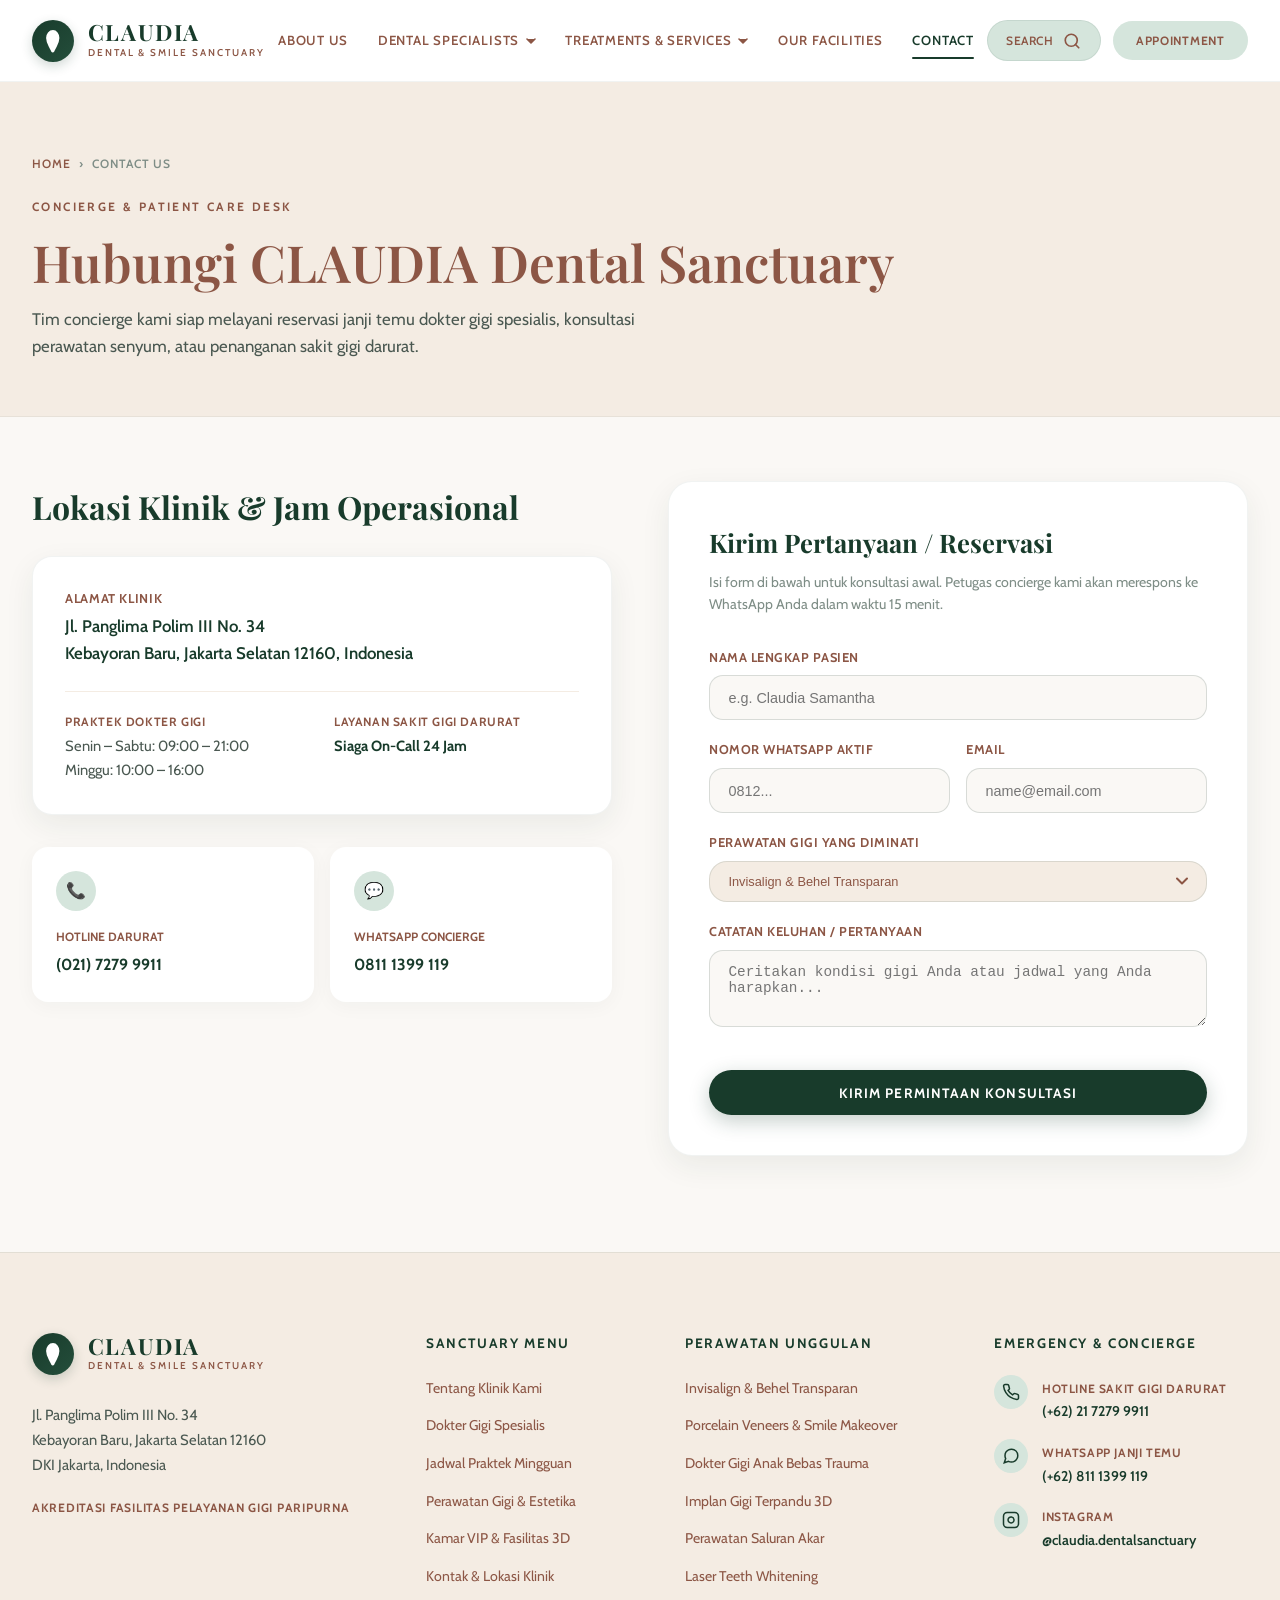
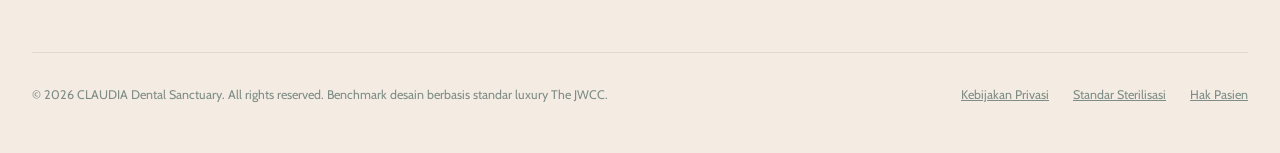
<file: contact-us.html>
<!DOCTYPE html>
<html lang="id">
<head>
  <meta charset="UTF-8">
  <meta name="viewport" content="width=device-width, initial-scale=1.0">
  <title>Contact Us | CLAUDIA Dental Sanctuary</title>
  <meta name="description" content="Hubungi concierge dental care kami, hotline darurat sakit gigi 24 jam, WhatsApp reservasi, atau kunjungi klinik kami di Kebayoran Baru, Jakarta Selatan.">
  <link rel="icon" type="image/svg+xml" href="data:image/svg+xml,%3Csvg xmlns='http://www.w3.org/2000/svg' viewBox='0 0 40 40'%3E%3Ccircle cx='20' cy='20' r='20' fill='%23183B2B'/%3E%3Cpath d='M20 9C15 9 11 13 11 18C11 22 13 25 15 28C16 29.5 17 31 17.5 32C18 33 18.5 33 19 32C19.5 30.5 20 28 20 26C20 28 20.5 30.5 21 32C21.5 33 22 33 22.5 32C23 31 24 29.5 25 28C27 25 29 22 29 18C29 13 25 9 20 9Z' fill='%23FAF8F5'/%3E%3C/svg%3E">
  <link rel="stylesheet" href="css/style.css">
</head>
<body>

  <!-- Top Header -->
  <header class="site-header">
    <div class="container header-container">
      <a href="index.html" class="brand-logo" aria-label="Claudia Dental Sanctuary Home">
        <div class="brand-logo-mark">
          <svg viewBox="0 0 24 24" fill="none" stroke="currentColor" stroke-width="1.8" stroke-linecap="round" stroke-linejoin="round">
            <path d="M12 2C8.5 2 6 5 6 9c0 3.5 1.5 6 3 9 .8 1.5 1.5 3 2 4 .5.8 1 .8 1.5 0 .5-1 1.2-2.5 2-4 1.5-3 3-5.5 3-9 0-4-2.5-7-5.5-7z"/>
            <path d="M9 12c1.5 1.5 4.5 1.5 6 0"/>
          </svg>
        </div>
        <div class="brand-logo-text">
          <span class="brand-logo-title">CLAUDIA</span>
          <span class="brand-logo-subtitle">Dental & Smile Sanctuary</span>
        </div>
      </a>

      <nav class="main-nav" aria-label="Primary Navigation">
        <ul class="nav-list">
          <li class="nav-item">
            <a href="about.html" class="nav-link">About Us</a>
          </li>
          <li class="nav-item">
            <a href="medical-professionals.html" class="nav-link">
              Dental Specialists
              <svg class="nav-arrow" viewBox="0 0 10 6" fill="currentColor">
                <path d="M1 1L5 5L9 1" stroke="currentColor" stroke-width="1.6" stroke-linecap="round" stroke-linejoin="round"/>
              </svg>
            </a>
            <ul class="nav-dropdown">
              <li><a href="medical-professionals.html" class="dropdown-link">Semua Dokter Gigi Spesialis</a></li>
              <li><a href="schedule-board.html" class="dropdown-link">Schedule Board (Jadwal Praktek)</a></li>
            </ul>
          </li>
          <li class="nav-item">
            <a href="our-services.html" class="nav-link">
              Treatments & Services
              <svg class="nav-arrow" viewBox="0 0 10 6" fill="currentColor">
                <path d="M1 1L5 5L9 1" stroke="currentColor" stroke-width="1.6" stroke-linecap="round" stroke-linejoin="round"/>
              </svg>
            </a>
            <ul class="nav-dropdown">
              <li><a href="our-services.html#ortho" class="dropdown-link">Invisalign & Orthodontics</a></li>
              <li><a href="our-services.html#aesthetic" class="dropdown-link">Porcelain Veneers & Smile Makeover</a></li>
              <li><a href="our-services.html#pediatric" class="dropdown-link">Dokter Gigi Anak (Pediatric Dentistry)</a></li>
              <li><a href="our-services.html#implant" class="dropdown-link">Dental Implants & Bedah Mulut</a></li>
              <li><a href="our-services.html#endodontic" class="dropdown-link">Perawatan Saluran Akar Mikroskopis</a></li>
              <li><a href="our-services.html#whitening" class="dropdown-link">Laser Whitening & Scaling Gigi</a></li>
            </ul>
          </li>
          <li class="nav-item">
            <a href="our-facilities.html" class="nav-link">Our Facilities</a>
          </li>
          <li class="nav-item">
            <a href="contact-us.html" class="nav-link active">Contact</a>
          </li>
        </ul>
      </nav>

      <!-- Header Actions -->
      <div class="header-actions">
        <!-- Search Trigger Button -->
        <button type="button" class="btn-search-trigger trigger-search" aria-label="Open Search">
          <span>Search</span>
          <svg width="18" height="18" viewBox="0 0 24 24" fill="none" stroke="currentColor" stroke-width="2.2" stroke-linecap="round" stroke-linejoin="round">
            <circle cx="11" cy="11" r="8"/>
            <line x1="21" y1="21" x2="16.65" y2="16.65"/>
          </svg>
        </button>

        <!-- Appointment Button -->
        <a href="https://wa.me/628111399119?text=Halo%20CLAUDIA%20Dental%20Sanctuary,%20saya%20ingin%20membuat%20janji%20temu%20dokter%20gigi" target="_blank" rel="noopener noreferrer" class="btn-appointment">
          Appointment
        </a>

        <!-- Mobile Hamburger Toggle -->
        <button type="button" class="btn-mobile-toggle" aria-label="Open Menu">
          <span></span>
          <span></span>
          <span></span>
        </button>
      </div>
    </div>
  </header>

  <!-- Page Hero -->
  <section class="page-hero">
    <div class="container">
      <div class="breadcrumbs">
        <a href="index.html">Home</a> &rsaquo; <span>Contact Us</span>
      </div>
      <span class="section-label">Concierge & Patient Care Desk</span>
      <h1 class="page-hero-title">Hubungi CLAUDIA Dental Sanctuary</h1>
      <p class="page-hero-subtitle">
        Tim concierge kami siap melayani reservasi janji temu dokter gigi spesialis, konsultasi perawatan senyum, atau penanganan sakit gigi darurat.
      </p>
    </div>
  </section>

  <!-- Main Contact Grid -->
  <main class="container" style="padding-top:4rem; padding-bottom:6rem;">
    <div style="display:grid; grid-template-columns:1fr 1fr; gap:3.5rem; align-items:flex-start;">
      
      <!-- Left Column: Location & Direct Channels -->
      <div>
        <h2 style="font-family:var(--font-serif); font-size:2rem; color:var(--color-primary); margin-bottom:1.5rem;">
          Lokasi Klinik & Jam Operasional
        </h2>

        <div style="background:#fff; border-radius:20px; padding:2rem; box-shadow:var(--shadow-card); margin-bottom:2rem; border:1px solid rgba(24,59,43,0.06);">
          <div style="margin-bottom:1.5rem;">
            <strong style="color:var(--color-accent); font-size:0.8rem; text-transform:uppercase; letter-spacing:0.05em; display:block; margin-bottom:0.25rem;">Alamat Klinik</strong>
            <p style="font-size:1.05rem; color:var(--color-primary); font-weight:600; line-height:1.6; margin:0;">
              Jl. Panglima Polim III No. 34<br>
              Kebayoran Baru, Jakarta Selatan 12160, Indonesia
            </p>
          </div>

          <div style="display:grid; grid-template-columns:1fr 1fr; gap:1.5rem; padding-top:1.25rem; border-top:1px solid var(--bg-cream);">
            <div>
              <strong style="color:var(--color-accent); font-size:0.75rem; text-transform:uppercase; letter-spacing:0.05em; display:block;">Praktek Dokter Gigi</strong>
              <p style="font-size:0.92rem; color:var(--text-body); margin-top:0.25rem;">Senin &ndash; Sabtu: 09:00 &ndash; 21:00<br>Minggu: 10:00 &ndash; 16:00</p>
            </div>
            <div>
              <strong style="color:var(--color-accent); font-size:0.75rem; text-transform:uppercase; letter-spacing:0.05em; display:block;">Layanan Sakit Gigi Darurat</strong>
              <p style="font-size:0.92rem; color:var(--color-primary); font-weight:700; margin-top:0.25rem;">Siaga On-Call 24 Jam</p>
            </div>
          </div>
        </div>

        <!-- Direct Contact Cards -->
        <div style="display:grid; grid-template-columns:1fr 1fr; gap:1rem;">
          <a href="tel:02172799911" style="background:#fff; padding:1.5rem; border-radius:16px; box-shadow:var(--shadow-subtle); display:block; transition:all 0.2s;">
            <div style="width:40px; height:40px; border-radius:50%; background:var(--color-pastel-pill); color:var(--color-primary); display:flex; align-items:center; justify-content:center; margin-bottom:0.75rem;">
              📞
            </div>
            <strong style="font-size:0.75rem; text-transform:uppercase; color:var(--color-accent);">Hotline Darurat</strong>
            <p style="font-size:1rem; font-weight:700; color:var(--color-primary); margin:0.2rem 0 0;">(021) 7279 9911</p>
          </a>

          <a href="https://wa.me/628111399119" target="_blank" style="background:#fff; padding:1.5rem; border-radius:16px; box-shadow:var(--shadow-subtle); display:block; transition:all 0.2s;">
            <div style="width:40px; height:40px; border-radius:50%; background:var(--color-pastel-pill); color:var(--color-primary); display:flex; align-items:center; justify-content:center; margin-bottom:0.75rem;">
              💬
            </div>
            <strong style="font-size:0.75rem; text-transform:uppercase; color:var(--color-accent);">WhatsApp Concierge</strong>
            <p style="font-size:1rem; font-weight:700; color:var(--color-primary); margin:0.2rem 0 0;">0811 1399 119</p>
          </a>
        </div>
      </div>

      <!-- Right Column: Interactive Dental Inquiry Form -->
      <div style="background:#fff; border-radius:24px; padding:2.5rem; box-shadow:var(--shadow-card); border:1px solid rgba(24,59,43,0.06);">
        <h3 style="font-family:var(--font-serif); font-size:1.6rem; color:var(--color-primary); margin-bottom:0.5rem;">
          Kirim Pertanyaan / Reservasi
        </h3>
        <p style="font-size:0.88rem; color:var(--text-muted); margin-bottom:2rem;">
          Isi form di bawah untuk konsultasi awal. Petugas concierge kami akan merespons ke WhatsApp Anda dalam waktu 15 menit.
        </p>

        <form id="contactInquiryForm" onsubmit="event.preventDefault(); document.getElementById('contactFormSuccess').style.display='block';">
          <div class="form-group">
            <label class="form-label">Nama Lengkap Pasien</label>
            <input type="text" class="form-control" placeholder="e.g. Claudia Samantha" required>
          </div>

          <div style="display:grid; grid-template-columns:1fr 1fr; gap:1rem;">
            <div class="form-group">
              <label class="form-label">Nomor WhatsApp Aktif</label>
              <input type="tel" class="form-control" placeholder="0812..." required>
            </div>
            <div class="form-group">
              <label class="form-label">Email</label>
              <input type="email" class="form-control" placeholder="name@email.com">
            </div>
          </div>

          <div class="form-group">
            <label class="form-label">Perawatan Gigi yang Diminati</label>
            <select class="filter-select">
              <option>Invisalign & Behel Transparan</option>
              <option>Porcelain Veneers & Smile Makeover</option>
              <option>Pemeriksaan Gigi Anak (Pediatric Dental Care)</option>
              <option>Implan Gigi & Cabut Gigi Bungsu</option>
              <option>Sakit Gigi / Perawatan Saluran Akar</option>
              <option>Pembersihan Karang Gigi (Scaling) & Whitening</option>
            </select>
          </div>

          <div class="form-group">
            <label class="form-label">Catatan Keluhan / Pertanyaan</label>
            <textarea class="form-control" rows="3" placeholder="Ceritakan kondisi gigi Anda atau jadwal yang Anda harapkan..."></textarea>
          </div>

          <button type="submit" class="btn-appointment-hero" style="width:100%; justify-content:center; margin-top:1rem;">
            Kirim Permintaan Konsultasi
          </button>

          <div id="contactFormSuccess" style="display:none; margin-top:1.25rem; padding:1rem; border-radius:12px; background:var(--color-pastel-pill); color:var(--color-primary); font-size:0.85rem; text-align:center;">
            ✓ <strong>Simulasi Permintaan Terkirim!</strong> Tim concierge klinik kami menerima pesan ini dan akan segera menghubungi Anda.
          </div>
        </form>
      </div>

    </div>
  </main>

  <!-- ========================================================================
       FOOTER
       ======================================================================== -->
  <footer class="site-footer">
    <div class="container">
      <div class="footer-grid">
        
        <!-- Col 1: Brand & Location -->
        <div class="footer-brand-col">
          <div class="brand-logo" style="margin-bottom: 0.5rem;">
            <div class="brand-logo-mark">
              <svg viewBox="0 0 24 24" fill="none" stroke="currentColor" stroke-width="1.8" stroke-linecap="round" stroke-linejoin="round">
                <path d="M12 2C8.5 2 6 5 6 9c0 3.5 1.5 6 3 9 .8 1.5 1.5 3 2 4 .5.8 1 .8 1.5 0 .5-1 1.2-2.5 2-4 1.5-3 3-5.5 3-9 0-4-2.5-7-5.5-7z"/>
                <path d="M9 12c1.5 1.5 4.5 1.5 6 0"/>
              </svg>
            </div>
            <div class="brand-logo-text">
              <span class="brand-logo-title">CLAUDIA</span>
              <span class="brand-logo-subtitle">Dental & Smile Sanctuary</span>
            </div>
          </div>
          <p class="footer-desc">
            Jl. Panglima Polim III No. 34<br>
            Kebayoran Baru, Jakarta Selatan 12160<br>
            DKI Jakarta, Indonesia
          </p>
          <div style="font-size:0.75rem; color:var(--color-accent); font-weight:700; letter-spacing:0.06em; text-transform:uppercase;">
            Akreditasi Fasilitas Pelayanan Gigi Paripurna
          </div>
        </div>

        <!-- Col 2: Navigation Links -->
        <div>
          <h4 class="footer-col-title">Sanctuary Menu</h4>
          <ul class="footer-links-list">
            <li><a href="about.html" class="footer-link">Tentang Klinik Kami</a></li>
            <li><a href="medical-professionals.html" class="footer-link">Dokter Gigi Spesialis</a></li>
            <li><a href="schedule-board.html" class="footer-link">Jadwal Praktek Mingguan</a></li>
            <li><a href="our-services.html" class="footer-link">Perawatan Gigi & Estetika</a></li>
            <li><a href="our-facilities.html" class="footer-link">Kamar VIP & Fasilitas 3D</a></li>
            <li><a href="contact-us.html" class="footer-link">Kontak & Lokasi Klinik</a></li>
          </ul>
        </div>

        <!-- Col 3: Care Services -->
        <div>
          <h4 class="footer-col-title">Perawatan Unggulan</h4>
          <ul class="footer-links-list">
            <li><a href="our-services.html#ortho" class="footer-link">Invisalign & Behel Transparan</a></li>
            <li><a href="our-services.html#aesthetic" class="footer-link">Porcelain Veneers & Smile Makeover</a></li>
            <li><a href="our-services.html#pediatric" class="footer-link">Dokter Gigi Anak Bebas Trauma</a></li>
            <li><a href="our-services.html#implant" class="footer-link">Implan Gigi Terpandu 3D</a></li>
            <li><a href="our-services.html#endodontic" class="footer-link">Perawatan Saluran Akar</a></li>
            <li><a href="our-services.html#whitening" class="footer-link">Laser Teeth Whitening</a></li>
          </ul>
        </div>

        <!-- Col 4: Contact & Social Channels -->
        <div>
          <h4 class="footer-col-title">Emergency & Concierge</h4>
          <div class="footer-contact-block">
            
            <div class="footer-contact-row">
              <div class="footer-contact-icon">
                <svg width="18" height="18" viewBox="0 0 24 24" fill="none" stroke="currentColor" stroke-width="2">
                  <path d="M22 16.92v3a2 2 0 0 1-2.18 2 19.79 19.79 0 0 1-8.63-3.07 19.5 19.5 0 0 1-6-6 19.79 19.79 0 0 1-3.07-8.67A2 2 0 0 1 4.11 2h3a2 2 0 0 1 2 1.72 12.84 12.84 0 0 0 .7 2.81 2 2 0 0 1-.45 2.11L8.09 9.91a16 16 0 0 0 6 6l1.27-1.27a2 2 0 0 1 2.11-.45 12.84 12.84 0 0 0 2.81.7A2 2 0 0 1 22 16.92z"/>
                </svg>
              </div>
              <div>
                <span class="footer-contact-text-title">Hotline Sakit Gigi Darurat</span>
                <p class="footer-contact-text-value">(+62) 21 7279 9911</p>
              </div>
            </div>

            <div class="footer-contact-row">
              <div class="footer-contact-icon">
                <svg width="18" height="18" viewBox="0 0 24 24" fill="none" stroke="currentColor" stroke-width="2">
                  <path d="M21 11.5a8.38 8.38 0 0 1-.9 3.8 8.5 8.5 0 0 1-7.6 4.7 8.38 8.38 0 0 1-3.8-.9L3 21l1.9-5.7a8.38 8.38 0 0 1-.9-3.8 8.5 8.5 0 0 1 4.7-7.6 8.38 8.38 0 0 1 3.8-.9h.5a8.48 8.48 0 0 1 8 8v.5z"/>
                </svg>
              </div>
              <div>
                <span class="footer-contact-text-title">WhatsApp Janji Temu</span>
                <p class="footer-contact-text-value">(+62) 811 1399 119</p>
              </div>
            </div>

            <div class="footer-contact-row">
              <div class="footer-contact-icon">
                <svg width="18" height="18" viewBox="0 0 24 24" fill="none" stroke="currentColor" stroke-width="2">
                  <rect x="2" y="2" width="20" height="20" rx="5" ry="5"/>
                  <path d="M16 11.37A4 4 0 1 1 12.63 8 4 4 0 0 1 16 11.37z"/>
                  <line x1="17.5" y1="6.5" x2="17.51" y2="6.5"/>
                </svg>
              </div>
              <div>
                <span class="footer-contact-text-title">Instagram</span>
                <p class="footer-contact-text-value">@claudia.dentalsanctuary</p>
              </div>
            </div>

          </div>
        </div>

      </div>

      <!-- Bottom Legal Notice -->
      <div class="footer-bottom-bar">
        <p>&copy; 2026 CLAUDIA Dental Sanctuary. All rights reserved. Benchmark desain berbasis standar luxury The JWCC.</p>
        <div style="display:flex; gap:1.5rem;">
          <a href="#" style="text-decoration:underline;">Kebijakan Privasi</a>
          <a href="#" style="text-decoration:underline;">Standar Sterilisasi</a>
          <a href="#" style="text-decoration:underline;">Hak Pasien</a>
        </div>
      </div>
    </div>
  </footer>



  <!-- ========================================================================
       MOBILE OFF-CANVAS DRAWER MENU
       ======================================================================== -->
  <div class="mobile-drawer" id="mobileDrawer">
    <div class="mobile-drawer-content">
      <div class="mobile-drawer-header">
        <div class="brand-logo">
          <span class="brand-logo-title" style="font-size:1.15rem;">CLAUDIA</span>
        </div>
        <button type="button" class="mobile-drawer-close" aria-label="Close menu">
          <svg width="22" height="22" viewBox="0 0 24 24" fill="none" stroke="currentColor" stroke-width="2.5" stroke-linecap="round" stroke-linejoin="round">
            <line x1="18" y1="6" x2="6" y2="18"></line>
            <line x1="6" y1="6" x2="18" y2="18"></line>
          </svg>
        </button>
      </div>

      <div class="mobile-drawer-body">
        <ul class="mobile-nav-list">
          <li><a href="about.html" class="mobile-nav-link">About Us & Filosofi</a></li>
          <li><a href="medical-professionals.html" class="mobile-nav-link">Dokter Gigi Spesialis</a></li>
          <li><a href="schedule-board.html" class="mobile-nav-link">Schedule Board (Jadwal)</a></li>
          <li><a href="our-services.html" class="mobile-nav-link">Perawatan & Layanan</a></li>
          <li><a href="our-facilities.html" class="mobile-nav-link">Fasilitas & Kamar VIP</a></li>
          <li><a href="contact-us.html" class="mobile-nav-link active">Kontak & Lokasi</a></li>
          <li>
            <a href="https://wa.me/628111399119?text=Halo%20CLAUDIA%20Dental%20Sanctuary,%20saya%20ingin%20membuat%20janji%20temu%20dokter%20gigi" target="_blank" rel="noopener noreferrer" class="mobile-nav-link mobile-nav-appointment">
              <span>Appointment</span>
              <span class="mobile-nav-appointment-badge">Book Now</span>
            </a>
          </li>
        </ul>

        <div class="mobile-contact-block">
          <div class="mobile-contact-item">
            <div class="mobile-contact-icon">
              <svg width="16" height="16" viewBox="0 0 24 24" fill="none" stroke="currentColor" stroke-width="2">
                <path d="M22 16.92v3a2 2 0 0 1-2.18 2 19.79 19.79 0 0 1-8.63-3.07 19.5 19.5 0 0 1-6-6 19.79 19.79 0 0 1-3.07-8.67A2 2 0 0 1 4.11 2h3a2 2 0 0 1 2 1.72 12.84 12.84 0 0 0 .7 2.81 2 2 0 0 1-.45 2.11L8.09 9.91a16 16 0 0 0 6 6l1.27-1.27a2 2 0 0 1 2.11-.45 12.84 12.84 0 0 0 2.81.7A2 2 0 0 1 22 16.92z"/>
              </svg>
            </div>
            <div>
              <small style="font-weight:700; text-transform:uppercase;">Hotline Darurat Gigi</small>
              <div style="font-size:0.9rem; font-weight:600;">(+62) 21 7279 9911</div>
            </div>
          </div>

          <div class="mobile-contact-item">
            <div class="mobile-contact-icon">
              <svg width="16" height="16" viewBox="0 0 24 24" fill="none" stroke="currentColor" stroke-width="2">
                <path d="M21 11.5a8.38 8.38 0 0 1-.9 3.8 8.5 8.5 0 0 1-7.6 4.7 8.38 8.38 0 0 1-3.8-.9L3 21l1.9-5.7a8.38 8.38 0 0 1-.9-3.8 8.5 8.5 0 0 1 4.7-7.6 8.38 8.38 0 0 1 3.8-.9h.5a8.48 8.48 0 0 1 8 8v.5z"/>
              </svg>
            </div>
            <div>
              <small style="font-weight:700; text-transform:uppercase;">WhatsApp Care</small>
              <div style="font-size:0.9rem; font-weight:600;">(+62) 811 1399 119</div>
            </div>
          </div>
        </div>

        <a href="https://wa.me/628111399119?text=Halo%20CLAUDIA%20Dental%20Sanctuary,%20saya%20ingin%20membuat%20janji%20temu%20dokter%20gigi" target="_blank" rel="noopener noreferrer" class="mobile-drawer-btn-appointment">
          Buat Janji Temu (Appointment)
        </a>
      </div>
    </div>
  </div>

  <!-- ========================================================================
       MODAL 1: SEARCH OVERLAY
       ======================================================================== -->
  <div class="modal-overlay" id="searchModal">
    <div class="modal-card" style="max-width:560px;">
      <button type="button" class="modal-close-btn" id="closeSearchModal" aria-label="Tutup Pencarian">
        <svg width="24" height="24" viewBox="0 0 24 24" fill="none" stroke="currentColor" stroke-width="2.5" stroke-linecap="round" stroke-linejoin="round">
          <line x1="18" y1="6" x2="6" y2="18"></line>
          <line x1="6" y1="6" x2="18" y2="18"></line>
        </svg>
      </button>
      <div class="modal-header">
        <h3 class="modal-header-title">Cari Layanan & Dokter Gigi</h3>
        <p style="font-size:0.85rem; color:var(--text-muted); margin-top:0.3rem;">Cari dokter spesialis, perawatan gigi, atau fasilitas...</p>
      </div>
      <div class="modal-body">
        <input type="text" 
               class="form-control" 
               id="siteSearchInput" 
               placeholder="Ketik e.g., 'Invisalign', 'Veneer', 'Claudia', 'Implan', 'Gigi Anak'..." 
               style="font-size:1rem; padding:1rem 1.25rem; border-radius:var(--radius-full); margin-bottom:1.25rem;">
        
        <div id="searchResultsPreview">
          <p class="text-muted" style="font-size:0.85rem; padding:1rem 0;">Ketik kata kunci untuk melihat pratinjau hasil pencarian...</p>
        </div>
      </div>
    </div>
  </div>



  <!-- Scripts -->
  <script src="js/main.js"></script>
</body>
</html>
</file>
<file: css/style.css>
/* ==========================================================================
   CLAUDIA WOMEN & CHILDREN'S SANCTUARY - DESIGN SYSTEM & STYLESHEET
   Reference: The JWCC (www.thejwcc.com)
   Mood & Nuance: Warm Luxury Boutique Healthcare, Serene Organic Elegance
   New Palette: Cypress Emerald, Rose Terracotta, Eucalyptus Celadon, Cashmere Silk
   ========================================================================== */

@import url('https://fonts.googleapis.com/css2?family=Cabin:ital,wght@0,400;0,500;0,600;0,700;1,400&family=Playfair+Display:ital,wght@0,400;0,500;0,600;0,700;1,400&family=Plus+Jakarta+Sans:wght@300;400;500;600;700&display=swap');

:root {
  /* Brand Core Colors (Distinct from JWCC while retaining the serene luxury tone) */
  --color-primary: #183B2B;
  /* Deep Botanical Cypress / Pine (Replaces Navy #00558B) */
  --color-primary-light: #244E3B;
  --color-primary-dark: #0F261C;

  --color-accent: #8C5645;
  /* Warm Rose Terracotta / Hazelnut (Replaces JWCC Earth Brown #5A3E2D) */
  --color-accent-light: #A56D5C;
  --color-accent-dark: #6E3F30;

  --color-pastel-pill: #D5E5DC;
  /* Eucalyptus Celadon / Soft Sage (Replaces JWCC Light Blue #DCEAF2) */
  --color-pastel-pill-hover: #BFD8CD;
  --color-pastel-pill-active: #A9C9BD;

  --color-gold: #C6A87E;
  /* Champagne Warm Gold for accents & badges */
  --color-gold-light: #DFC7A5;

  /* Background Neutrals */
  --bg-sand: #FAF8F5;
  /* Silken Alabaster / Cashmere Oat */
  --bg-cream: #F4ECE3;
  /* Warm Biscuit Cream (Replaces jwcc-cream) */
  --bg-dark-cream: #EAE0D5;
  /* Replaces jwcc-dark-cream */
  --bg-surface: #FFFFFF;
  /* Crisp White Card */
  --bg-overlay: rgba(15, 38, 28, 0.55);

  /* Text & Typography */
  --text-main: #183B2B;
  /* Cypress Emerald Dark */
  --text-editorial: #8C5645;
  /* Warm Terracotta Headline */
  --text-body: #4A5851;
  /* Slate Moss Body */
  --text-muted: #7E8D86;
  /* Subtle Hint */
  --text-white: #FFFFFF;

  /* Typography Scale */
  --font-serif: 'Playfair Display', Georgia, serif;
  --font-cabin: 'Cabin', sans-serif;
  --font-sans: 'Plus Jakarta Sans', system-ui, -apple-system, sans-serif;

  /* Shadows & Elevations */
  --shadow-subtle: 0 4px 20px rgba(24, 59, 43, 0.04);
  --shadow-card: 0 10px 30px rgba(24, 59, 43, 0.07);
  --shadow-hover: 0 16px 40px rgba(24, 59, 43, 0.12);
  --shadow-modal: 0 24px 60px rgba(15, 38, 28, 0.25);

  /* Radii */
  --radius-full: 9999px;
  --radius-card: 20px;
  --radius-lg: 28px;
  --radius-sm: 8px;

  /* Transitions */
  --transition-fast: 0.2s cubic-bezier(0.16, 1, 0.3, 1);
  --transition-smooth: 0.35s cubic-bezier(0.16, 1, 0.3, 1);
  --transition-slow: 0.6s cubic-bezier(0.16, 1, 0.3, 1);

  /* Layout */
  --header-height: 82px;
  --max-width: 1440px;
}

/* ==========================================================================
   Base & Reset
   ========================================================================== */
*,
*::before,
*::after {
  box-sizing: border-box;
  margin: 0;
  padding: 0;
}

html {
  font-size: 16px;
  scroll-behavior: smooth;
  -webkit-font-smoothing: antialiased;
  -moz-osx-font-smoothing: grayscale;
}

body {
  font-family: var(--font-cabin);
  background-color: var(--bg-sand);
  color: var(--text-body);
  line-height: 1.6;
  overflow-x: hidden;
  position: relative;
}

img,
video,
svg {
  display: block;
  max-width: 100%;
}

a {
  color: inherit;
  text-decoration: none;
  transition: color var(--transition-fast);
}

button {
  font-family: inherit;
  cursor: pointer;
  border: none;
  background: none;
  outline: none;
}

/* Container */
.container {
  width: 100%;
  max-width: var(--max-width);
  margin-left: auto;
  margin-right: auto;
  padding-left: 2rem;
  padding-right: 2rem;
}

@media (max-width: 768px) {
  .container {
    padding-left: 1.25rem;
    padding-right: 1.25rem;
  }
}

/* ==========================================================================
   Header & Navigation
   ========================================================================== */
.site-header {
  position: fixed;
  top: 0;
  left: 0;
  width: 100%;
  height: var(--header-height);
  background-color: rgba(255, 255, 255, 0.95);
  backdrop-filter: blur(12px);
  -webkit-backdrop-filter: blur(12px);
  z-index: 100;
  border-bottom: 1px solid rgba(24, 59, 43, 0.06);
  transition: transform var(--transition-fast), background-color var(--transition-fast), box-shadow var(--transition-fast);
}

.site-header.scrolled {
  background-color: rgba(255, 255, 255, 0.98);
  box-shadow: 0 4px 20px rgba(24, 59, 43, 0.05);
}

.header-container {
  display: flex;
  align-items: center;
  justify-content: space-between;
  height: 100%;
}

/* Brand Logo */
.brand-logo {
  display: flex;
  align-items: center;
  gap: 0.85rem;
  color: var(--color-primary);
  text-decoration: none;
}

.brand-logo-mark {
  width: 42px;
  height: 42px;
  background: linear-gradient(135deg, var(--color-primary) 0%, var(--color-primary-light) 100%);
  color: #fff;
  border-radius: 50%;
  display: flex;
  align-items: center;
  justify-content: center;
  box-shadow: 0 4px 12px rgba(24, 59, 43, 0.2);
}

.brand-logo-mark svg {
  width: 24px;
  height: 24px;
  fill: currentColor;
}

.brand-logo-text {
  display: flex;
  flex-direction: column;
}

.brand-logo-title {
  font-family: var(--font-serif);
  font-size: 1.4rem;
  font-weight: 700;
  letter-spacing: 0.08em;
  line-height: 1.1;
  color: var(--color-primary);
  text-transform: uppercase;
}

.brand-logo-subtitle {
  font-size: 0.62rem;
  letter-spacing: 0.2em;
  text-transform: uppercase;
  color: var(--color-accent);
  font-weight: 600;
}

/* Main Navigation */
.main-nav {
  display: flex;
  align-items: center;
}

.nav-list {
  display: flex;
  align-items: center;
  list-style: none;
  gap: 1.85rem;
}

.nav-item {
  position: relative;
}

.nav-link {
  font-size: 0.825rem;
  font-weight: 600;
  letter-spacing: 0.06em;
  text-transform: uppercase;
  color: var(--color-accent);
  padding: 0.5rem 0;
  display: flex;
  align-items: center;
  gap: 0.4rem;
  position: relative;
  transition: color var(--transition-fast);
}

.nav-link:hover,
.nav-link.active {
  color: var(--color-primary);
}

.nav-link.active::after {
  content: '';
  position: absolute;
  bottom: 0;
  left: 0;
  width: 100%;
  height: 2px;
  background-color: var(--color-primary);
  border-radius: 2px;
}

.nav-arrow {
  width: 10px;
  height: 6px;
  transition: transform var(--transition-fast);
}

.nav-item:hover .nav-arrow {
  transform: rotate(180deg);
}

/* Dropdown Menu */
.nav-dropdown {
  position: absolute;
  top: 100%;
  left: 0;
  min-width: 240px;
  background-color: var(--bg-cream);
  border-radius: 12px;
  padding: 0.6rem 0;
  box-shadow: var(--shadow-card);
  opacity: 0;
  visibility: hidden;
  transform: translateY(10px);
  transition: all var(--transition-smooth);
  border: 1px solid rgba(24, 59, 43, 0.08);
  list-style: none;
  z-index: 50;
}

.nav-item:hover .nav-dropdown {
  opacity: 1;
  visibility: visible;
  transform: translateY(4px);
}

.dropdown-link {
  display: block;
  padding: 0.65rem 1.25rem;
  font-size: 0.8rem;
  font-weight: 500;
  letter-spacing: 0.03em;
  color: var(--color-accent);
  transition: all var(--transition-fast);
}

.dropdown-link:hover {
  background-color: var(--color-pastel-pill);
  color: var(--color-primary);
  padding-left: 1.5rem;
}

/* Header Actions */
.header-actions {
  display: flex;
  align-items: center;
  gap: 0.75rem;
}

.btn-search-trigger {
  display: inline-flex;
  align-items: center;
  gap: 0.6rem;
  background-color: var(--color-pastel-pill);
  color: var(--color-accent);
  padding: 0.65rem 1.15rem;
  border-radius: var(--radius-full);
  font-size: 0.75rem;
  font-weight: 600;
  letter-spacing: 0.05em;
  text-transform: uppercase;
  border: 1px solid rgba(24, 59, 43, 0.08);
  cursor: pointer;
  transition: all var(--transition-fast);
}

.btn-search-trigger:hover {
  background-color: var(--color-pastel-pill-hover);
  color: var(--color-primary);
  transform: translateY(-1px);
}

.btn-appointment {
  background-color: var(--color-pastel-pill);
  color: var(--color-accent);
  padding: 0.65rem 1.45rem;
  border-radius: var(--radius-full);
  font-size: 0.75rem;
  font-weight: 700;
  letter-spacing: 0.06em;
  text-transform: uppercase;
  display: inline-flex;
  align-items: center;
  justify-content: center;
  text-decoration: none;
  cursor: pointer;
  border: none;
  transition: all var(--transition-fast);
}

.btn-appointment:hover {
  background-color: var(--color-primary);
  color: #fff;
  box-shadow: 0 4px 15px rgba(24, 59, 43, 0.2);
  transform: translateY(-1px);
}

.btn-appointment-hero {
  background: var(--color-primary);
  color: #fff;
  padding: 0.9rem 2.2rem;
  border-radius: var(--radius-full);
  font-size: 0.85rem;
  font-weight: 700;
  letter-spacing: 0.08em;
  text-transform: uppercase;
  display: inline-flex;
  align-items: center;
  gap: 0.6rem;
  text-decoration: none;
  cursor: pointer;
  border: none;
  transition: all var(--transition-smooth);
  box-shadow: 0 6px 20px rgba(24, 59, 43, 0.25);
}

.btn-appointment-hero:hover {
  background: var(--color-primary-light);
  transform: translateY(-2px);
  box-shadow: 0 10px 25px rgba(24, 59, 43, 0.35);
}

/* Mobile Hamburger Toggle */
.btn-mobile-toggle {
  display: none;
  flex-direction: column;
  justify-content: center;
  gap: 5px;
  width: 44px;
  height: 44px;
  border-radius: 50%;
  background-color: var(--color-pastel-pill);
  padding: 10px;
  color: var(--color-accent);
  transition: all var(--transition-fast);
}

.btn-mobile-toggle span {
  display: block;
  height: 2px;
  width: 100%;
  background-color: currentColor;
  border-radius: 2px;
  transition: all var(--transition-smooth);
}

/* ==========================================================================
   Mobile Bottom Floating Navigation (Signature JWCC Experience)
   ========================================================================== */
.mobile-bottom-bar {
  display: none !important;
}

.mobile-bottom-grid {
  display: grid;
  grid-template-columns: 2fr 1fr 2fr;
  gap: 0.5rem;
  max-width: 440px;
  margin: 0 auto;
}

.mobile-bottom-btn {
  background-color: var(--color-pastel-pill);
  color: var(--color-accent);
  padding: 0.75rem 0.6rem;
  border-radius: var(--radius-full);
  font-size: 0.72rem;
  font-weight: 700;
  letter-spacing: 0.05em;
  text-transform: uppercase;
  display: flex;
  align-items: center;
  justify-content: center;
  gap: 0.45rem;
  text-decoration: none;
  cursor: pointer;
  border: none;
  box-shadow: 0 4px 14px rgba(24, 59, 43, 0.08);
}

.mobile-bottom-btn:active {
  background-color: var(--color-pastel-pill-hover);
}

/* ==========================================================================
   Mobile Off-Canvas Menu Drawer
   ========================================================================== */
.mobile-drawer {
  position: fixed;
  top: 0;
  left: 0;
  width: 100%;
  height: 100%;
  background-color: var(--bg-overlay);
  z-index: 200;
  opacity: 0;
  visibility: hidden;
  transition: all var(--transition-smooth);
}

.mobile-drawer.open {
  opacity: 1;
  visibility: visible;
}

.mobile-drawer-content {
  position: absolute;
  top: 0;
  left: 0;
  width: 85%;
  max-width: 380px;
  height: 100%;
  background-color: #fff;
  transform: translateX(-100%);
  transition: transform var(--transition-smooth);
  display: flex;
  flex-direction: column;
  overflow-y: auto;
  box-shadow: var(--shadow-modal);
}

.mobile-drawer.open .mobile-drawer-content {
  transform: translateX(0);
}

.mobile-drawer-header {
  padding: 1.5rem;
  display: flex;
  align-items: center;
  justify-content: space-between;
  border-bottom: 1px solid rgba(24, 59, 43, 0.08);
}

.mobile-drawer-close {
  width: 46px;
  height: 46px;
  border-radius: 50%;
  background-color: var(--color-pastel-pill);
  color: var(--color-primary);
  border: 1px solid rgba(24, 59, 43, 0.15);
  display: flex;
  align-items: center;
  justify-content: center;
  padding: 0;
  cursor: pointer;
  transition: all var(--transition-fast);
}

.mobile-drawer-close svg {
  width: 22px;
  height: 22px;
  display: block;
  pointer-events: none;
  transition: transform var(--transition-fast);
}

.mobile-drawer-close:hover {
  background-color: var(--color-primary);
  color: #fff;
  border-color: var(--color-primary);
  transform: scale(1.08);
}

.mobile-drawer-close:hover svg {
  transform: rotate(90deg);
}

.mobile-drawer-close:not(:has(svg)) {
  font-family: Arial, -apple-system, BlinkMacSystemFont, sans-serif;
  font-size: 2.1rem;
  line-height: 1;
  padding-bottom: 2px;
}

.mobile-drawer-body {
  padding: 1.5rem;
  flex: 1;
}

.mobile-nav-list {
  list-style: none;
  display: flex;
  flex-direction: column;
  gap: 1rem;
}

.mobile-nav-link {
  font-size: 1rem;
  font-weight: 600;
  text-transform: uppercase;
  letter-spacing: 0.06em;
  color: var(--color-accent);
  display: flex;
  align-items: center;
  justify-content: space-between;
  padding: 0.5rem 0;
  border-bottom: 1px dashed rgba(24, 59, 43, 0.1);
}

.mobile-nav-link:hover,
.mobile-nav-link.active {
  color: var(--color-primary);
}

.mobile-contact-block {
  margin-top: 2rem;
  padding-top: 1.5rem;
  border-top: 1px solid rgba(24, 59, 43, 0.1);
  display: flex;
  flex-direction: column;
  gap: 1rem;
}

.mobile-contact-item {
  display: flex;
  align-items: center;
  gap: 0.85rem;
  color: var(--color-accent);
}

.mobile-contact-icon {
  width: 38px;
  height: 38px;
  border-radius: 50%;
  background-color: var(--color-pastel-pill);
  color: var(--color-primary);
  display: flex;
  align-items: center;
  justify-content: center;
}

.mobile-nav-link.mobile-nav-appointment {
  color: var(--color-primary);
  font-weight: 700;
}

.mobile-nav-appointment-badge {
  font-size: 0.72rem;
  font-weight: 700;
  text-transform: uppercase;
  letter-spacing: 0.05em;
  background-color: var(--color-pastel-pill);
  color: var(--color-primary);
  padding: 0.25rem 0.65rem;
  border-radius: var(--radius-full);
}

.mobile-drawer-btn-appointment {
  display: flex;
  align-items: center;
  justify-content: center;
  width: 100%;
  margin-top: 1.5rem;
  padding: 0.95rem 1.5rem;
  background-color: var(--color-primary);
  color: #ffffff;
  border-radius: var(--radius-full);
  font-size: 0.82rem;
  font-weight: 700;
  letter-spacing: 0.06em;
  text-transform: uppercase;
  text-decoration: none;
  box-shadow: 0 4px 16px rgba(24, 59, 43, 0.25);
  transition: all var(--transition-fast);
  cursor: pointer;
}

.mobile-drawer-btn-appointment:hover {
  background-color: var(--color-primary-light);
  transform: translateY(-2px);
  box-shadow: 0 6px 20px rgba(24, 59, 43, 0.35);
}

/* ==========================================================================
   Hero Section & Cinematic Media
   ========================================================================== */
.hero-section {
  position: relative;
  margin-top: var(--header-height);
  width: 100%;
  overflow: hidden;
  background-color: #0E1F17;
}

.hero-media-wrapper {
  position: relative;
  width: 100%;
  height: calc(100vh - var(--header-height));
  min-height: 520px;
  max-height: 820px;
  display: flex;
  align-items: center;
}

.hero-bg-visual {
  position: absolute;
  top: 0;
  left: 0;
  width: 100%;
  height: 100%;
  object-fit: cover;
  opacity: 0.82;
  filter: saturate(1.05) contrast(1.05);
}

.hero-overlay-gradient {
  position: absolute;
  top: 0;
  left: 0;
  width: 100%;
  height: 100%;
  background: linear-gradient(180deg,
      rgba(14, 31, 23, 0.35) 0%,
      rgba(14, 31, 23, 0.5) 60%,
      rgba(14, 31, 23, 0.85) 100%);
  z-index: 2;
}

.hero-content {
  position: relative;
  z-index: 5;
  color: #fff;
  max-width: 860px;
  padding: 3rem 0;
}

.hero-badge {
  display: inline-flex;
  align-items: center;
  gap: 0.6rem;
  background: rgba(213, 229, 220, 0.22);
  backdrop-filter: blur(10px);
  -webkit-backdrop-filter: blur(10px);
  border: 1px solid rgba(213, 229, 220, 0.4);
  color: var(--color-pastel-pill);
  padding: 0.45rem 1.15rem;
  border-radius: var(--radius-full);
  font-size: 0.75rem;
  font-weight: 700;
  letter-spacing: 0.15em;
  text-transform: uppercase;
  margin-bottom: 1.5rem;
}

.hero-badge-dot {
  width: 7px;
  height: 7px;
  background-color: var(--color-gold);
  border-radius: 50%;
  box-shadow: 0 0 8px var(--color-gold);
}

.hero-title {
  font-family: var(--font-serif);
  font-size: clamp(2.4rem, 5vw, 4.2rem);
  font-weight: 600;
  line-height: 1.15;
  letter-spacing: -0.01em;
  margin-bottom: 1.25rem;
  text-shadow: 0 2px 14px rgba(0, 0, 0, 0.4);
}

.hero-subtitle {
  font-size: clamp(1rem, 1.8vw, 1.25rem);
  font-weight: 400;
  line-height: 1.6;
  color: #E2ECE6;
  max-width: 640px;
  margin-bottom: 2.25rem;
}

.hero-actions {
  display: flex;
  align-items: center;
  flex-wrap: wrap;
  gap: 1rem;
}

.btn-hero-secondary {
  background: rgba(255, 255, 255, 0.15);
  backdrop-filter: blur(8px);
  -webkit-backdrop-filter: blur(8px);
  border: 1px solid rgba(255, 255, 255, 0.35);
  color: #fff;
  padding: 0.9rem 1.8rem;
  border-radius: var(--radius-full);
  font-size: 0.85rem;
  font-weight: 700;
  letter-spacing: 0.08em;
  text-transform: uppercase;
  transition: all var(--transition-smooth);
}

.btn-hero-secondary:hover {
  background: rgba(255, 255, 255, 0.28);
  transform: translateY(-2px);
}

/* Sound / Ambient control */
.hero-sound-control {
  position: absolute;
  bottom: 2rem;
  left: 2rem;
  z-index: 10;
  display: flex;
  align-items: center;
  gap: 0.6rem;
  background: rgba(255, 255, 255, 0.88);
  backdrop-filter: blur(8px);
  border-radius: var(--radius-full);
  padding: 0.55rem 1rem;
  color: var(--color-primary);
  font-size: 0.72rem;
  font-weight: 700;
  letter-spacing: 0.05em;
  text-transform: uppercase;
  box-shadow: 0 4px 18px rgba(0, 0, 0, 0.25);
  transition: all var(--transition-fast);
}

.hero-sound-control:hover {
  background: #fff;
  transform: scale(1.03);
}

/* ==========================================================================
   Editorial Philosophy Statement (Signature JWCC Centerpiece)
   ========================================================================== */
.philosophy-section {
  padding: 6rem 0 5rem;
  position: relative;
  background-color: var(--bg-sand);
}

.philosophy-banner-lead {
  text-align: center;
  max-width: 900px;
  margin: 0 auto 4rem;
  padding: 0 1rem;
}

.philosophy-quote {
  font-family: var(--font-serif);
  font-size: clamp(1.8rem, 3.2vw, 2.6rem);
  font-weight: 600;
  color: var(--color-accent);
  line-height: 1.35;
  letter-spacing: 0.02em;
}

.philosophy-quote span {
  color: var(--color-primary);
  font-style: italic;
}

.philosophy-grid {
  display: grid;
  grid-template-columns: 1fr 1fr;
  align-items: center;
  gap: 4rem;
  position: relative;
}

.philosophy-illustration-col {
  position: relative;
  display: flex;
  justify-content: center;
}

.philosophy-art-frame {
  position: relative;
  width: 100%;
  max-width: 440px;
  border-radius: 200px 200px 30px 30px;
  overflow: hidden;
  box-shadow: var(--shadow-card);
  border: 10px solid #fff;
}

.philosophy-art-frame img {
  width: 100%;
  height: 520px;
  object-fit: cover;
  transition: transform var(--transition-slow);
}

.philosophy-art-frame:hover img {
  transform: scale(1.04);
}

.philosophy-botanical-tag {
  position: absolute;
  bottom: -20px;
  right: -10px;
  background-color: var(--color-pastel-pill);
  color: var(--color-primary);
  padding: 0.9rem 1.4rem;
  border-radius: var(--radius-full);
  font-size: 0.75rem;
  font-weight: 700;
  letter-spacing: 0.1em;
  text-transform: uppercase;
  box-shadow: var(--shadow-subtle);
  border: 2px solid #fff;
}

.philosophy-text-col {
  display: flex;
  flex-direction: column;
  gap: 1.5rem;
}

.philosophy-text-col p {
  font-size: 1.05rem;
  line-height: 1.85;
  color: var(--color-accent);
}

.philosophy-heading-large {
  font-family: var(--font-serif);
  font-size: 2.2rem;
  color: var(--color-accent);
  font-weight: 600;
  line-height: 1.25;
  margin-top: 0.5rem;
}

.philosophy-heading-large em {
  font-style: normal;
  color: var(--color-primary);
}

/* ==========================================================================
   Three Pillars Showcase (Medical Professionals, Services, Facilities)
   ========================================================================== */
.pillars-section {
  padding: 4rem 0 6rem;
  position: relative;
}

.pillars-grid {
  display: grid;
  grid-template-columns: repeat(3, 1fr);
  gap: 2.2rem;
}

.pillar-card {
  background-color: var(--bg-surface);
  border-radius: var(--radius-card);
  overflow: hidden;
  display: flex;
  flex-direction: column;
  justify-content: space-between;
  box-shadow: var(--shadow-card);
  transition: all var(--transition-smooth);
  border: 1px solid rgba(24, 59, 43, 0.05);
}

.pillar-card:hover {
  transform: translateY(-8px);
  box-shadow: var(--shadow-hover);
}

.pillar-media {
  position: relative;
  width: 100%;
  height: 240px;
  overflow: hidden;
}

.pillar-media img {
  width: 100%;
  height: 100%;
  object-fit: cover;
  transition: transform var(--transition-slow);
}

.pillar-card:hover .pillar-media img {
  transform: scale(1.06);
}

.pillar-tag {
  position: absolute;
  top: 1rem;
  left: 1rem;
  background: rgba(255, 255, 255, 0.92);
  backdrop-filter: blur(8px);
  color: var(--color-primary);
  font-size: 0.68rem;
  font-weight: 700;
  letter-spacing: 0.1em;
  text-transform: uppercase;
  padding: 0.35rem 0.85rem;
  border-radius: var(--radius-full);
}

.pillar-body {
  padding: 1.85rem;
  flex: 1;
  display: flex;
  flex-direction: column;
}

.pillar-title {
  font-family: var(--font-serif);
  font-size: 1.55rem;
  color: var(--color-accent);
  margin-bottom: 0.85rem;
  font-weight: 600;
}

.pillar-description {
  font-size: 0.925rem;
  color: var(--text-body);
  line-height: 1.65;
  margin-bottom: 1.85rem;
  flex: 1;
}

.pillar-cta {
  background-color: var(--color-pastel-pill);
  color: var(--color-accent);
  padding: 0.75rem 1.4rem;
  border-radius: var(--radius-full);
  font-size: 0.78rem;
  font-weight: 700;
  letter-spacing: 0.06em;
  text-transform: uppercase;
  align-self: flex-start;
  transition: all var(--transition-fast);
  display: inline-flex;
  align-items: center;
  gap: 0.5rem;
}

.pillar-cta:hover {
  background-color: var(--color-primary);
  color: #fff;
  transform: translateY(-2px);
}

/* ==========================================================================
   Lifestyle & Architectural Collaboration Section
   ========================================================================== */
.lifestyle-section {
  padding: 6rem 0;
  background: var(--bg-cream);
  position: relative;
  text-align: center;
  overflow: hidden;
}

.lifestyle-header {
  max-width: 680px;
  margin: 0 auto 3rem;
}

.lifestyle-title {
  font-family: var(--font-serif);
  font-size: clamp(1.8rem, 3vw, 2.4rem);
  color: var(--color-accent);
  line-height: 1.35;
  margin-bottom: 1.25rem;
}

.lifestyle-caption {
  font-size: 0.92rem;
  font-weight: 700;
  letter-spacing: 0.15em;
  text-transform: uppercase;
  color: var(--color-primary);
}

.lifestyle-collaborators {
  display: flex;
  flex-wrap: wrap;
  justify-content: center;
  gap: 1rem;
  margin-top: 2rem;
}

.collaborator-pill {
  background-color: #fff;
  border: 1px solid rgba(140, 86, 69, 0.2);
  color: var(--color-accent);
  padding: 0.7rem 1.8rem;
  border-radius: var(--radius-full);
  font-size: 0.85rem;
  font-weight: 700;
  letter-spacing: 0.08em;
  text-transform: uppercase;
  transition: all var(--transition-fast);
  box-shadow: var(--shadow-subtle);
}

.collaborator-pill:hover {
  background-color: var(--color-primary);
  border-color: var(--color-primary);
  color: #fff;
  transform: translateY(-3px);
}

/* ==========================================================================
   Testimonials Carousel
   ========================================================================== */
.testimonials-section {
  padding: 6rem 0;
  background-color: var(--bg-dark-cream);
  position: relative;
}

.section-label {
  font-size: 0.75rem;
  font-weight: 700;
  letter-spacing: 0.2em;
  text-transform: uppercase;
  color: var(--color-accent);
  margin-bottom: 1rem;
  display: inline-block;
}

.testimonial-card-container {
  position: relative;
  max-width: 1040px;
  margin: 0 auto;
  background-color: #fff;
  border-radius: var(--radius-lg);
  box-shadow: var(--shadow-card);
  padding: 3.5rem;
  overflow: hidden;
}

.testimonial-slide {
  display: none;
  grid-template-columns: 280px 1fr;
  gap: 3.5rem;
  align-items: center;
  animation: fadeIn 0.4s ease forwards;
}

.testimonial-slide.active {
  display: grid;
}

@keyframes fadeIn {
  from {
    opacity: 0;
    transform: translateY(8px);
  }

  to {
    opacity: 1;
    transform: translateY(0);
  }
}

.testimonial-avatar-wrapper {
  position: relative;
  text-align: center;
}

.testimonial-avatar {
  width: 240px;
  height: 240px;
  border-radius: 50%;
  object-fit: cover;
  border: 6px solid var(--color-pastel-pill);
  box-shadow: var(--shadow-card);
  margin: 0 auto;
}

.testimonial-quote-body {
  position: relative;
}

.testimonial-quote-icon {
  font-size: 4rem;
  font-family: var(--font-serif);
  line-height: 1;
  color: var(--color-pastel-pill);
  position: absolute;
  top: -2rem;
  left: -0.5rem;
  opacity: 0.7;
}

.testimonial-quote-text {
  font-size: 1.05rem;
  line-height: 1.8;
  color: var(--text-body);
  margin-bottom: 1.8rem;
  font-style: italic;
  position: relative;
  z-index: 2;
}

.testimonial-author {
  font-size: 1.15rem;
  font-weight: 700;
  color: var(--color-accent);
  margin-bottom: 0.25rem;
}

.testimonial-role {
  font-size: 0.825rem;
  color: var(--color-primary);
  font-weight: 600;
  letter-spacing: 0.05em;
  text-transform: uppercase;
}

/* Carousel Nav Controls */
.carousel-controls {
  display: flex;
  align-items: center;
  justify-content: flex-end;
  gap: 0.75rem;
  margin-top: 1.5rem;
}

.carousel-btn {
  width: 44px;
  height: 44px;
  border-radius: 50%;
  background-color: var(--color-pastel-pill);
  color: var(--color-accent);
  display: flex;
  align-items: center;
  justify-content: center;
  transition: all var(--transition-fast);
  box-shadow: var(--shadow-subtle);
}

.carousel-btn:hover {
  background-color: var(--color-primary);
  color: #fff;
  transform: scale(1.06);
}

/* ==========================================================================
   Medical Professionals Directory & Filter Page Component
   ========================================================================== */
.directory-layout {
  display: grid;
  grid-template-columns: 260px 1fr;
  gap: 2rem;
  margin: 3rem 0 6rem;
  align-items: flex-start;
}

.filter-sidebar {
  background-color: #fff;
  border-radius: var(--radius-card);
  padding: 1.85rem;
  box-shadow: var(--shadow-card);
  border: 1px solid rgba(24, 59, 43, 0.06);
  position: sticky;
  top: calc(var(--header-height) + 1.5rem);
}

.filter-sidebar-header {
  margin-bottom: 1.5rem;
  padding-bottom: 0.85rem;
  border-bottom: 1px solid var(--bg-cream);
}

.filter-sidebar-title {
  font-family: var(--font-serif);
  font-size: 1.35rem;
  color: var(--color-accent);
  margin-bottom: 0.35rem;
  line-height: 1.25;
}

.filter-doctor-count {
  font-size: 0.8rem;
  color: var(--color-primary);
  font-family: var(--font-cabin);
  font-weight: 700;
  display: block;
}

.filter-group {
  margin-bottom: 1.4rem;
}

.filter-label {
  font-size: 0.78rem;
  font-weight: 700;
  letter-spacing: 0.05em;
  text-transform: uppercase;
  color: var(--color-accent);
  margin-bottom: 0.5rem;
  display: block;
}

.filter-input {
  width: 100%;
  padding: 0.75rem 1.15rem;
  border-radius: var(--radius-full);
  border: 1px solid rgba(24, 59, 43, 0.15);
  background-color: var(--color-pastel-pill);
  color: var(--color-primary);
  font-size: 0.8rem;
  outline: none;
  transition: all var(--transition-fast);
}

.filter-input:focus {
  border-color: var(--color-primary);
  background-color: #fff;
  box-shadow: 0 0 0 3px rgba(24, 59, 43, 0.1);
}

.filter-select {
  width: 100%;
  padding: 0.75rem 1.15rem;
  border-radius: 18px;
  border: 1px solid rgba(24, 59, 43, 0.12);
  background-color: var(--bg-cream);
  color: var(--color-accent);
  font-size: 0.8rem;
  font-weight: 500;
  outline: none;
  cursor: pointer;
  appearance: none;
  background-image: url("data:image/svg+xml,%3Csvg width='12' height='8' viewBox='0 0 12 8' fill='none' xmlns='http://www.w3.org/2000/svg'%3E%3Cpath d='M1 1.5L6 6.5L11 1.5' stroke='%238C5645' stroke-width='2' stroke-linecap='round' stroke-linejoin='round'/%3E%3C/svg%3E");
  background-repeat: no-repeat;
  background-position: right 1.15rem center;
  transition: all var(--transition-fast);
}

.filter-select:focus {
  border-color: var(--color-primary);
}

.filter-actions {
  display: flex;
  flex-direction: column;
  gap: 0.6rem;
  margin-top: 1.8rem;
}

.btn-filter-apply {
  background-color: var(--color-primary);
  color: #fff;
  padding: 0.75rem;
  border-radius: var(--radius-full);
  font-size: 0.8rem;
  font-weight: 700;
  letter-spacing: 0.08em;
  text-transform: uppercase;
  transition: all var(--transition-fast);
}

.btn-filter-apply:hover {
  background-color: var(--color-primary-light);
  transform: translateY(-1px);
}

.btn-filter-clear {
  background-color: #fff;
  color: var(--color-accent);
  border: 1px solid var(--color-pastel-pill);
  padding: 0.75rem;
  border-radius: var(--radius-full);
  font-size: 0.8rem;
  font-weight: 700;
  letter-spacing: 0.08em;
  text-transform: uppercase;
  transition: all var(--transition-fast);
}

.btn-filter-clear:hover {
  background-color: var(--color-pastel-pill);
  color: var(--color-primary);
}

/* Doctors Grid - 4 Columns */
.doctors-grid {
  display: grid;
  grid-template-columns: repeat(4, 1fr);
  gap: 1.25rem;
}

.doctor-card {
  background-color: #fff;
  border-radius: var(--radius-card);
  overflow: hidden;
  box-shadow: var(--shadow-subtle);
  border: 1px solid rgba(24, 59, 43, 0.06);
  display: flex;
  flex-direction: column;
  transition: all var(--transition-smooth);
  cursor: pointer;
}

.doctor-card:hover {
  transform: translateY(-5px);
  box-shadow: var(--shadow-card);
  border-color: rgba(24, 59, 43, 0.15);
}

.doctor-media {
  position: relative;
  width: 100%;
  aspect-ratio: 1 / 1.12;
  background-color: var(--bg-cream);
  overflow: hidden;
}

.doctor-media img {
  width: 100%;
  height: 100%;
  object-fit: cover;
  transition: transform var(--transition-slow);
}

.doctor-card:hover .doctor-media img {
  transform: scale(1.05);
}

.doctor-department-badge {
  position: absolute;
  top: 0.65rem;
  left: 0.65rem;
  background: rgba(24, 59, 43, 0.88);
  backdrop-filter: blur(4px);
  color: #fff;
  font-size: 0.62rem;
  font-weight: 700;
  letter-spacing: 0.05em;
  text-transform: uppercase;
  padding: 0.2rem 0.6rem;
  border-radius: var(--radius-full);
}

.doctor-info {
  padding: 1.1rem 1rem;
  flex: 1;
  display: flex;
  flex-direction: column;
}

.doctor-name {
  font-family: var(--font-cabin);
  font-size: 0.92rem;
  font-weight: 700;
  color: var(--color-primary);
  margin-bottom: 0.3rem;
  line-height: 1.35;
}

.doctor-specialty {
  font-size: 0.72rem;
  color: var(--color-accent);
  font-weight: 600;
  letter-spacing: 0.03em;
  text-transform: uppercase;
  margin-bottom: 0.5rem;
  line-height: 1.35;
}

.doctor-schedule-preview {
  margin-top: auto;
  padding-top: 0.65rem;
  border-top: 1px dashed rgba(24, 59, 43, 0.1);
  display: flex;
  align-items: center;
  justify-content: space-between;
  font-size: 0.68rem;
  color: var(--text-muted);
}

.doctor-view-btn {
  color: var(--color-primary);
  font-weight: 700;
  text-transform: uppercase;
  font-size: 0.72rem;
  letter-spacing: 0.04em;
}

/* ==========================================================================
   Schedule Board Component (Signature Weekly Timetable - Enhanced Design)
   ========================================================================== */

/* Schedule Filter & Control Panel */
.schedule-control-panel {
  background: #ffffff;
  border-radius: var(--radius-card);
  padding: 1.5rem 1.75rem;
  box-shadow: var(--shadow-card);
  border: 1px solid rgba(24, 59, 43, 0.08);
  margin-top: 1.75rem;
  margin-bottom: 2rem;
}

.schedule-filter-top-row {
  display: flex;
  gap: 1rem;
  align-items: center;
  flex-wrap: wrap;
  margin-bottom: 1.25rem;
}

.schedule-search-wrapper {
  position: relative;
  flex: 1 1 280px;
}

.schedule-search-icon {
  position: absolute;
  left: 1.1rem;
  top: 50%;
  transform: translateY(-50%);
  color: var(--color-accent);
  pointer-events: none;
}

.schedule-search-input {
  width: 100%;
  padding: 0.8rem 1.15rem 0.8rem 2.75rem;
  border-radius: var(--radius-full);
  border: 1px solid rgba(24, 59, 43, 0.15);
  background-color: var(--bg-sand);
  color: var(--color-primary);
  font-size: 0.85rem;
  outline: none;
  transition: all var(--transition-fast);
}

.schedule-search-input:focus {
  border-color: var(--color-primary);
  background-color: #fff;
  box-shadow: 0 0 0 3px rgba(24, 59, 43, 0.1);
}

.schedule-dept-select {
  flex: 0 1 280px;
  min-width: 200px;
  padding: 0.8rem 2.25rem 0.8rem 1.25rem;
  border-radius: var(--radius-full);
  border: 1px solid rgba(24, 59, 43, 0.15);
  background-color: var(--bg-cream);
  color: var(--color-accent);
  font-size: 0.82rem;
  font-weight: 600;
  outline: none;
  cursor: pointer;
  appearance: none;
  background-image: url("data:image/svg+xml,%3Csvg width='12' height='8' viewBox='0 0 12 8' fill='none' xmlns='http://www.w3.org/2000/svg'%3E%3Cpath d='M1 1.5L6 6.5L11 1.5' stroke='%238C5645' stroke-width='2' stroke-linecap='round' stroke-linejoin='round'/%3E%3C/svg%3E");
  background-repeat: no-repeat;
  background-position: right 1.15rem center;
  transition: all var(--transition-fast);
}

.schedule-dept-select:focus {
  border-color: var(--color-primary);
}

.btn-schedule-reset {
  display: inline-flex;
  align-items: center;
  gap: 0.4rem;
  padding: 0.75rem 1.25rem;
  background: var(--bg-sand);
  color: var(--color-accent);
  border: 1px solid var(--color-pastel-pill);
  border-radius: var(--radius-full);
  font-size: 0.78rem;
  font-weight: 700;
  text-transform: uppercase;
  letter-spacing: 0.05em;
  cursor: pointer;
  transition: all var(--transition-fast);
}

.btn-schedule-reset:hover {
  background: var(--color-pastel-pill);
  color: var(--color-primary);
}

/* Summary Counter & Reservation Info Bar */
.schedule-filter-bottom-row {
  display: flex;
  justify-content: space-between;
  align-items: center;
  flex-wrap: wrap;
  gap: 1rem;
  padding-top: 1rem;
  border-top: 1px solid rgba(24, 59, 43, 0.07);
}

.schedule-results-count {
  font-size: 0.82rem;
  color: var(--color-primary);
  font-weight: 600;
}

/* Main Table Container */
.schedule-board-wrapper {
  background-color: #fff;
  border-radius: var(--radius-card);
  box-shadow: var(--shadow-card);
  overflow: hidden;
  margin-bottom: 2.5rem;
  border: 1px solid rgba(24, 59, 43, 0.08);
}

.schedule-header-row {
  display: grid;
  grid-template-columns: 290px repeat(7, 1fr);
  background: linear-gradient(135deg, var(--color-primary) 0%, var(--color-primary-light) 100%);
  color: #fff;
  font-weight: 700;
  font-size: 0.76rem;
  letter-spacing: 0.07em;
  text-transform: uppercase;
  border-bottom: 2px solid var(--color-accent);
}

.schedule-header-cell {
  padding: 1.15rem 0.75rem;
  text-align: center;
  border-right: 1px solid rgba(255, 255, 255, 0.08);
  display: flex;
  flex-direction: column;
  justify-content: center;
  align-items: center;
  gap: 0.2rem;
}

.schedule-header-cell:first-child {
  text-align: left;
  align-items: flex-start;
  padding-left: 1.5rem;
}

.schedule-header-cell:last-child {
  border-right: none;
}

.schedule-day-abbr {
  font-size: 0.84rem;
  font-weight: 700;
}

.schedule-day-sub {
  font-size: 0.62rem;
  font-weight: 500;
  opacity: 0.8;
  letter-spacing: 0.04em;
}

.schedule-header-cell.today-col {
  background-color: rgba(255, 255, 255, 0.12);
}

.schedule-header-cell.today-col .today-indicator {
  display: inline-block;
  background-color: var(--color-gold);
  color: var(--color-primary-dark);
  font-size: 0.58rem;
  font-weight: 800;
  padding: 0.1rem 0.4rem;
  border-radius: 4px;
  letter-spacing: 0.05em;
  margin-top: 0.15rem;
}

.schedule-row {
  display: grid;
  grid-template-columns: 290px repeat(7, 1fr);
  border-bottom: 1px solid var(--bg-cream);
  transition: all var(--transition-fast);
}

.schedule-row:last-child {
  border-bottom: none;
}

.schedule-row:hover {
  background-color: rgba(213, 229, 220, 0.22);
}

/* Doctor Cell with Avatar */
.schedule-doctor-cell {
  padding: 1.1rem 1.4rem;
  border-right: 1px solid var(--bg-cream);
  display: flex;
  align-items: center;
  gap: 0.9rem;
}

.schedule-doctor-avatar {
  width: 48px;
  height: 48px;
  border-radius: 50%;
  object-fit: cover;
  border: 2px solid var(--color-pastel-pill);
  flex-shrink: 0;
}

.schedule-doctor-meta {
  flex: 1;
  min-width: 0;
}

.schedule-doctor-name {
  font-size: 0.88rem;
  font-weight: 700;
  color: var(--color-primary);
  margin-bottom: 0.2rem;
  line-height: 1.3;
}

.schedule-doctor-dept {
  font-size: 0.7rem;
  color: var(--color-accent);
  text-transform: uppercase;
  letter-spacing: 0.04em;
  font-weight: 600;
  white-space: nowrap;
  overflow: hidden;
  text-overflow: ellipsis;
}

.schedule-doctor-action {
  margin-top: 0.35rem;
}

.schedule-doctor-btn {
  display: inline-flex;
  align-items: center;
  gap: 0.3rem;
  font-size: 0.68rem;
  font-weight: 700;
  color: var(--color-primary);
  text-transform: uppercase;
  letter-spacing: 0.04em;
  padding: 0.2rem 0.5rem;
  border-radius: 6px;
  background-color: var(--bg-sand);
  transition: all var(--transition-fast);
  cursor: pointer;
  border: none;
}

.schedule-doctor-btn:hover {
  background-color: var(--color-pastel-pill);
}

/* Time Cells and Interactive Badges */
.schedule-time-cell {
  padding: 0.75rem 0.5rem;
  text-align: center;
  border-right: 1px solid var(--bg-cream);
  display: flex;
  flex-direction: column;
  justify-content: center;
  align-items: center;
  gap: 0.35rem;
}

.schedule-time-cell:last-child {
  border-right: none;
}

.schedule-time-cell.today-col {
  background-color: rgba(244, 236, 227, 0.45);
}

.time-slot-badge {
  background-color: var(--color-pastel-pill);
  color: var(--color-primary);
  font-size: 0.7rem;
  font-weight: 700;
  padding: 0.35rem 0.5rem;
  border-radius: 8px;
  display: inline-flex;
  align-items: center;
  justify-content: center;
  gap: 0.3rem;
  cursor: pointer;
  border: 1px solid transparent;
  transition: all var(--transition-fast);
  box-shadow: 0 1px 3px rgba(24, 59, 43, 0.05);
  width: 95%;
  max-width: 105px;
}

.time-slot-badge:hover {
  transform: translateY(-2px);
  box-shadow: 0 4px 10px rgba(24, 59, 43, 0.15);
  border-color: var(--color-primary);
}

.time-slot-badge.slot-morning {
  background-color: #E2ECE5;
  color: #163627;
  border-color: #BFD8CD;
}

.time-slot-badge.slot-afternoon {
  background-color: #F8EFE9;
  color: #8C5645;
  border-color: #EAD2C9;
}

.time-slot-badge.slot-weekend {
  background-color: #F8F3EA;
  color: #7D5D34;
  border-color: #E6D8C3;
}

.time-slot-empty {
  color: #CAD5CE;
  font-size: 0.85rem;
  font-weight: 600;
  padding: 0.4rem;
}

/* Schedule Board Legend */
.schedule-legend-bar {
  display: flex;
  justify-content: space-between;
  align-items: center;
  flex-wrap: wrap;
  gap: 1.25rem;
  background-color: #ffffff;
  border-radius: 14px;
  padding: 1.1rem 1.5rem;
  margin-bottom: 2rem;
  border: 1px solid rgba(24, 59, 43, 0.06);
  box-shadow: var(--shadow-subtle);
}

.legend-items {
  display: flex;
  align-items: center;
  gap: 1.5rem;
  flex-wrap: wrap;
}

.legend-item {
  display: inline-flex;
  align-items: center;
  gap: 0.5rem;
  font-size: 0.78rem;
  color: var(--text-body);
  font-weight: 500;
}

.legend-dot {
  width: 12px;
  height: 12px;
  border-radius: 4px;
  display: inline-block;
}

.legend-dot.dot-morning {
  background-color: #BFD8CD;
}

.legend-dot.dot-afternoon {
  background-color: #EAD2C9;
}

.legend-dot.dot-weekend {
  background-color: #E6D8C3;
}

.legend-dot.dot-empty {
  background-color: #E5ECE8;
}

.legend-note {
  font-size: 0.75rem;
  color: var(--color-accent);
  font-weight: 600;
  display: inline-flex;
  align-items: center;
  gap: 0.35rem;
}

/* ==========================================================================
   Services Grid & Detail Tabs
   ========================================================================== */
.services-section {
  padding: 5rem 0;
}

.service-hero-card {
  display: grid;
  grid-template-columns: 1fr 1fr;
  background-color: #fff;
  border-radius: var(--radius-lg);
  overflow: hidden;
  box-shadow: var(--shadow-card);
  margin-bottom: 3.5rem;
  border: 1px solid rgba(24, 59, 43, 0.05);
}

.service-hero-media {
  position: relative;
  min-height: 420px;
}

.service-hero-media img {
  width: 100%;
  height: 100%;
  object-fit: cover;
}

.service-hero-content {
  padding: 3.5rem;
  display: flex;
  flex-direction: column;
  justify-content: center;
}

.service-badge {
  background-color: var(--color-pastel-pill);
  color: var(--color-primary);
  font-size: 0.72rem;
  font-weight: 700;
  letter-spacing: 0.1em;
  text-transform: uppercase;
  padding: 0.35rem 0.85rem;
  border-radius: var(--radius-full);
  align-self: flex-start;
  margin-bottom: 1.25rem;
}

.service-title {
  font-family: var(--font-serif);
  font-size: 2.2rem;
  color: var(--color-accent);
  margin-bottom: 1.2rem;
  font-weight: 600;
}

.service-desc {
  font-size: 1rem;
  color: var(--text-body);
  line-height: 1.8;
  margin-bottom: 2rem;
}

.service-highlights-list {
  list-style: none;
  display: grid;
  grid-template-columns: 1fr 1fr;
  gap: 0.75rem;
  margin-bottom: 2.2rem;
}

.service-highlight-item {
  display: flex;
  align-items: center;
  gap: 0.5rem;
  font-size: 0.85rem;
  font-weight: 600;
  color: var(--color-primary);
}

.service-highlight-item::before {
  content: '✓';
  display: inline-flex;
  align-items: center;
  justify-content: center;
  width: 20px;
  height: 20px;
  border-radius: 50%;
  background-color: var(--color-pastel-pill);
  color: var(--color-primary);
  font-size: 0.75rem;
  font-weight: bold;
}

/* ==========================================================================
   Facilities Virtual Tour & Lightbox Gallery
   ========================================================================== */
.facilities-grid {
  display: grid;
  grid-template-columns: repeat(3, 1fr);
  gap: 2rem;
  margin: 3.5rem 0;
}

.facility-card {
  position: relative;
  border-radius: var(--radius-card);
  overflow: hidden;
  box-shadow: var(--shadow-card);
  aspect-ratio: 4 / 3;
  cursor: pointer;
  group: pointer;
}

.facility-card img {
  width: 100%;
  height: 100%;
  object-fit: cover;
  transition: transform var(--transition-slow);
}

.facility-card:hover img {
  transform: scale(1.08);
}

.facility-overlay {
  position: absolute;
  inset: 0;
  background: linear-gradient(180deg, rgba(14, 31, 23, 0) 30%, rgba(14, 31, 23, 0.88) 100%);
  display: flex;
  flex-direction: column;
  justify-content: flex-end;
  padding: 1.75rem;
  color: #fff;
}

.facility-title {
  font-family: var(--font-serif);
  font-size: 1.35rem;
  font-weight: 600;
  margin-bottom: 0.35rem;
}

.facility-subtitle {
  font-size: 0.8rem;
  color: var(--color-pastel-pill);
  font-weight: 500;
}

/* ==========================================================================
   Footer Component
   ========================================================================== */
.site-footer {
  background-color: var(--bg-cream);
  padding: 5rem 0 3rem;
  position: relative;
  border-top: 1px solid rgba(24, 59, 43, 0.08);
}

.footer-grid {
  display: grid;
  grid-template-columns: 2fr 1.2fr 1.5fr 1.5fr;
  gap: 3.5rem;
  margin-bottom: 4rem;
}

.footer-brand-col {
  display: flex;
  flex-direction: column;
  gap: 1.25rem;
}

.footer-desc {
  font-size: 0.92rem;
  line-height: 1.7;
  color: var(--text-body);
  max-width: 320px;
}

.footer-col-title {
  font-size: 0.85rem;
  font-weight: 700;
  letter-spacing: 0.12em;
  text-transform: uppercase;
  color: var(--color-primary);
  margin-bottom: 1.25rem;
}

.footer-links-list {
  list-style: none;
  display: flex;
  flex-direction: column;
  gap: 0.75rem;
}

.footer-link {
  font-size: 0.88rem;
  color: var(--color-accent);
  transition: all var(--transition-fast);
}

.footer-link:hover {
  color: var(--color-primary);
  transform: translateX(4px);
}

.footer-contact-block {
  display: flex;
  flex-direction: column;
  gap: 1rem;
}

.footer-contact-row {
  display: flex;
  gap: 0.85rem;
}

.footer-contact-icon {
  width: 34px;
  height: 34px;
  border-radius: 50%;
  background-color: var(--color-pastel-pill);
  color: var(--color-primary);
  display: flex;
  align-items: center;
  justify-content: center;
  flex-shrink: 0;
}

.footer-contact-text-title {
  font-size: 0.75rem;
  font-weight: 700;
  text-transform: uppercase;
  letter-spacing: 0.05em;
  color: var(--color-accent);
}

.footer-contact-text-value {
  font-size: 0.88rem;
  color: var(--color-primary);
  font-weight: 600;
}

.footer-bottom-bar {
  padding-top: 2rem;
  border-top: 1px solid rgba(24, 59, 43, 0.1);
  display: flex;
  align-items: center;
  justify-content: space-between;
  font-size: 0.78rem;
  color: var(--text-muted);
}

/* ==========================================================================
   Modals & Interactive Overlays (Native Dialog & Modern Backdrop)
   ========================================================================== */
.modal-overlay {
  position: fixed;
  inset: 0;
  background-color: var(--bg-overlay);
  backdrop-filter: blur(6px);
  -webkit-backdrop-filter: blur(6px);
  z-index: 300;
  display: flex;
  align-items: center;
  justify-content: center;
  padding: 1.5rem;
  opacity: 0;
  visibility: hidden;
  transition: all var(--transition-smooth);
}

.modal-overlay.open {
  opacity: 1;
  visibility: visible;
}

.modal-card {
  background-color: #fff;
  border-radius: var(--radius-lg);
  max-width: 680px;
  width: 100%;
  max-height: 90vh;
  overflow-y: auto;
  box-shadow: var(--shadow-modal);
  transform: translateY(20px) scale(0.97);
  transition: all var(--transition-smooth);
  position: relative;
  border: 1px solid rgba(24, 59, 43, 0.08);
}

.modal-overlay.open .modal-card {
  transform: translateY(0) scale(1);
}

.modal-close-btn {
  position: absolute;
  top: 1.25rem;
  right: 1.25rem;
  width: 48px;
  height: 48px;
  border-radius: 50%;
  background-color: var(--color-pastel-pill);
  color: var(--color-primary);
  border: 1px solid rgba(24, 59, 43, 0.15);
  display: flex;
  align-items: center;
  justify-content: center;
  padding: 0;
  cursor: pointer;
  z-index: 10;
  transition: all var(--transition-fast);
  box-shadow: 0 2px 10px rgba(24, 59, 43, 0.08);
}

.modal-close-btn svg {
  width: 24px;
  height: 24px;
  display: block;
  pointer-events: none;
  transition: transform var(--transition-fast);
}

.modal-close-btn:hover {
  background-color: var(--color-primary);
  color: #fff;
  border-color: var(--color-primary);
  transform: scale(1.08);
  box-shadow: 0 4px 16px rgba(24, 59, 43, 0.22);
}

.modal-close-btn:hover svg {
  transform: rotate(90deg);
}

.modal-close-btn:active {
  transform: scale(0.95);
}

/* Fallback for plain text &times; to guarantee optical centering */
.modal-close-btn:not(:has(svg)) {
  font-family: Arial, -apple-system, BlinkMacSystemFont, sans-serif;
  font-size: 2.2rem;
  line-height: 1;
  padding-bottom: 2px;
}

.modal-header {
  padding: 2.25rem 4.5rem 1.25rem 2.25rem;
  border-bottom: 1px solid var(--bg-cream);
}

.modal-header-title {
  font-family: var(--font-serif);
  font-size: 1.75rem;
  color: var(--color-accent);
}

.modal-body {
  padding: 2.25rem;
}

/* Appointment Wizard Flow (View-Only Interactive) */
.booking-steps-nav {
  display: flex;
  align-items: center;
  justify-content: space-between;
  margin-bottom: 2rem;
  position: relative;
}

.booking-steps-nav::before {
  content: '';
  position: absolute;
  top: 50%;
  left: 0;
  width: 100%;
  height: 2px;
  background-color: var(--bg-cream);
  z-index: 1;
}

.step-indicator {
  position: relative;
  z-index: 2;
  width: 34px;
  height: 34px;
  border-radius: 50%;
  background-color: #fff;
  border: 2px solid var(--color-pastel-pill);
  color: var(--color-accent);
  display: flex;
  align-items: center;
  justify-content: center;
  font-size: 0.8rem;
  font-weight: 700;
  transition: all var(--transition-fast);
}

.step-indicator.active {
  background-color: var(--color-primary);
  border-color: var(--color-primary);
  color: #fff;
}

.step-indicator.done {
  background-color: var(--color-pastel-pill);
  border-color: var(--color-primary);
  color: var(--color-primary);
}

.demo-view-notice {
  background-color: rgba(213, 229, 220, 0.4);
  border: 1px solid var(--color-pastel-pill);
  border-radius: 12px;
  padding: 0.85rem 1.15rem;
  margin-bottom: 1.5rem;
  display: flex;
  align-items: center;
  gap: 0.75rem;
  font-size: 0.78rem;
  color: var(--color-primary);
}

.form-group {
  margin-bottom: 1.25rem;
}

.form-label {
  display: block;
  font-size: 0.8rem;
  font-weight: 700;
  letter-spacing: 0.04em;
  text-transform: uppercase;
  color: var(--color-accent);
  margin-bottom: 0.45rem;
}

.form-control {
  width: 100%;
  padding: 0.85rem 1.15rem;
  border-radius: 14px;
  border: 1px solid rgba(24, 59, 43, 0.15);
  background-color: var(--bg-sand);
  color: var(--color-primary);
  font-size: 0.9rem;
  outline: none;
  transition: all var(--transition-fast);
}

.form-control:focus {
  background-color: #fff;
  border-color: var(--color-primary);
  box-shadow: 0 0 0 3px rgba(24, 59, 43, 0.1);
}

/* ==========================================================================
   Page Headers (Subpages)
   ========================================================================== */
.page-hero {
  margin-top: var(--header-height);
  padding: 4.5rem 0 3.5rem;
  background-color: var(--bg-cream);
  position: relative;
  border-bottom: 1px solid rgba(24, 59, 43, 0.06);
}

.page-hero-title {
  font-family: var(--font-serif);
  font-size: clamp(2.2rem, 4vw, 3.2rem);
  color: var(--color-accent);
  font-weight: 600;
  line-height: 1.2;
  margin-bottom: 0.75rem;
}

.page-hero-subtitle {
  font-size: 1.05rem;
  color: var(--text-body);
  max-width: 680px;
}

.breadcrumbs {
  display: flex;
  align-items: center;
  gap: 0.5rem;
  font-size: 0.75rem;
  font-weight: 600;
  letter-spacing: 0.08em;
  text-transform: uppercase;
  color: var(--text-muted);
  margin-bottom: 1.25rem;
}

.breadcrumbs a {
  color: var(--color-accent);
}

.breadcrumbs a:hover {
  color: var(--color-primary);
}

/* ==========================================================================
   Responsive Adaptations
   ========================================================================== */
@media (max-width: 1240px) {
  .doctors-grid {
    grid-template-columns: repeat(3, 1fr);
  }
}

@media (max-width: 1100px) {
  .nav-list {
    gap: 1.2rem;
  }

  .pillars-grid {
    grid-template-columns: 1fr;
  }

  .facilities-grid {
    grid-template-columns: repeat(2, 1fr);
  }

  .footer-grid {
    grid-template-columns: 1fr 1fr;
    gap: 2.5rem;
  }
}

@media (max-width: 900px) {

  .main-nav,
  .btn-appointment {
    display: none;
  }

  .header-actions {
    gap: 0.6rem;
  }

  .btn-search-trigger {
    width: 44px;
    height: 44px;
    padding: 0;
    border-radius: 50%;
    justify-content: center;
    border: 1px solid rgba(24, 59, 43, 0.1);
  }

  .btn-search-trigger span {
    display: none;
  }

  .btn-search-trigger svg {
    width: 18px;
    height: 18px;
  }

  .btn-mobile-toggle {
    display: flex;
  }

  .mobile-bottom-bar {
    display: none !important;
  }

  .philosophy-grid {
    grid-template-columns: 1fr;
    gap: 3rem;
  }

  .philosophy-illustration-col {
    order: -1;
  }

  .directory-layout {
    grid-template-columns: 1fr;
  }

  .doctors-grid {
    grid-template-columns: repeat(2, 1fr);
  }

  .filter-sidebar {
    position: static;
  }

  .schedule-filter-top-row {
    flex-direction: column;
    align-items: stretch;
  }

  .schedule-search-wrapper,
  .schedule-dept-select {
    width: 100%;
    flex: 1 1 100%;
  }

  .schedule-filter-bottom-row {
    flex-direction: column;
    align-items: flex-start;
    gap: 0.85rem;
  }

  .service-hero-card {
    grid-template-columns: 1fr;
  }

  .testimonial-slide {
    grid-template-columns: 1fr;
    text-align: center;
    gap: 2rem;
  }

  .schedule-board-wrapper {
    overflow-x: auto;
  }

  .schedule-header-row,
  .schedule-row {
    min-width: 900px;
  }
}

@media (max-width: 600px) {
  .doctors-grid {
    grid-template-columns: 1fr;
  }

  .schedule-control-panel {
    padding: 1.15rem 1rem;
  }

  .facilities-grid {
    grid-template-columns: 1fr;
  }

  .footer-grid {
    grid-template-columns: 1fr;
    gap: 2rem;
  }

  .footer-bottom-bar {
    flex-direction: column;
    gap: 0.75rem;
    text-align: center;
  }

  .testimonial-card-container {
    padding: 2rem 1.5rem;
  }
}
</file>
